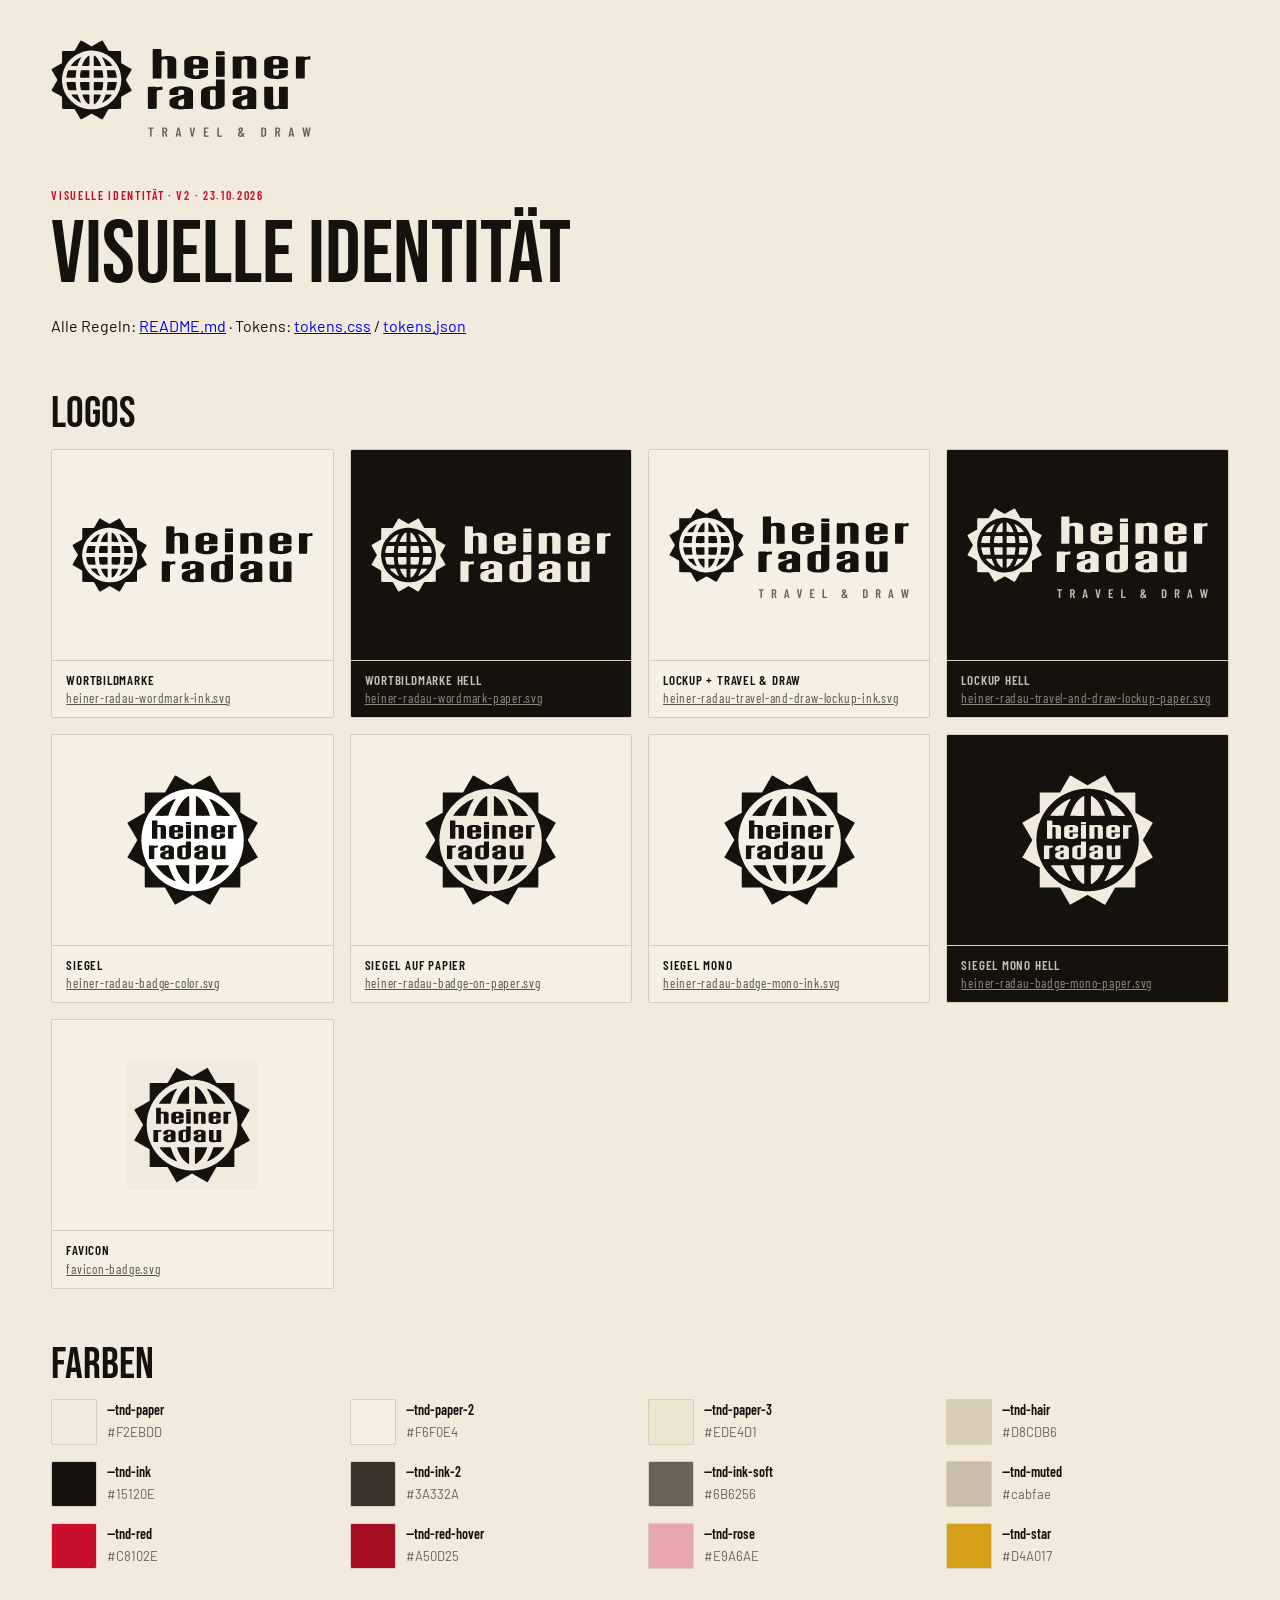
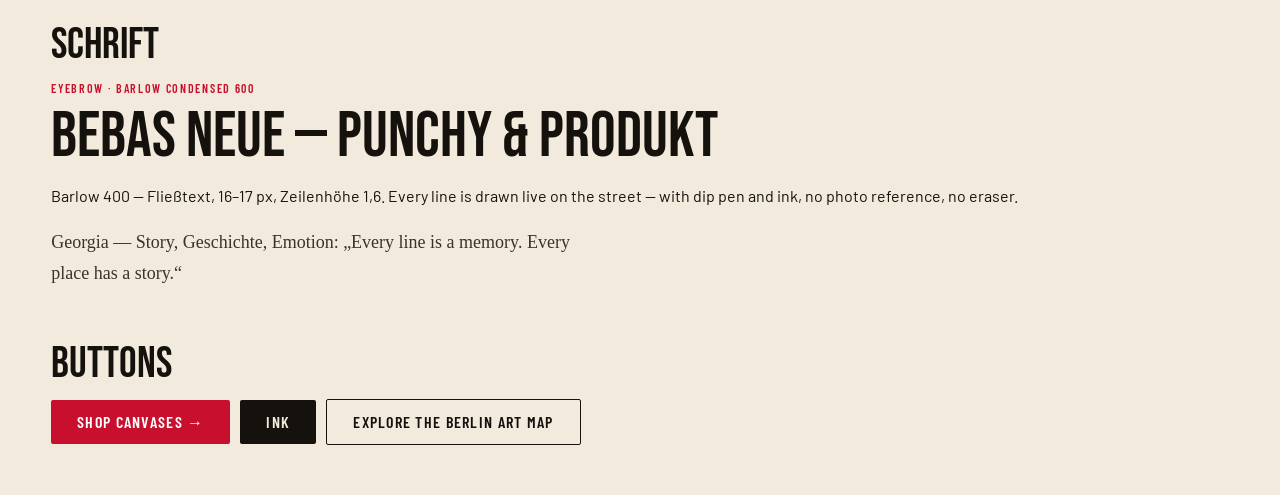
<file: index.html>
<!doctype html><html lang="de"><head><meta charset="utf-8"><meta name="viewport" content="width=device-width,initial-scale=1"><title>heiner radau · Identität v2</title>
<link rel="icon" href="logos/favicon/favicon-badge-32.png">
<link href="https://fonts.googleapis.com/css2?family=Bebas+Neue&family=Barlow:wght@400;500&family=Barlow+Condensed:wght@600&display=swap" rel="stylesheet">
<style>:root{
  --tnd-paper:#F2EBDD; --tnd-paper-2:#F6F0E4; --tnd-paper-3:#EDE4D1; --tnd-hair:#D8CDB6;
  --tnd-ink:#15120E; --tnd-ink-2:#3A332A; --tnd-ink-soft:#6B6256; --tnd-muted:#cabfae;
  --tnd-red:#C8102E; --tnd-red-hover:#A50D25; --tnd-rose:#E9A6AE; --tnd-star:#D4A017;
  --tnd-font-disp:'Bebas Neue',Impact,sans-serif;
  --tnd-font-body:'Barlow',system-ui,sans-serif;
  --tnd-font-cond:'Barlow Condensed','Barlow',sans-serif;
  --tnd-font-story:Georgia,'Times New Roman',serif;
  --tnd-max:1240px; --tnd-gutter:clamp(16px,4vw,56px); --tnd-space:clamp(48px,7vw,96px);
}

body{margin:0;background:var(--tnd-paper);color:var(--tnd-ink);font:400 16px/1.6 var(--tnd-font-body)}
.w{max-width:1180px;margin:0 auto;padding:40px clamp(16px,4vw,56px)}
h1,h2{font-family:var(--tnd-font-disp);font-weight:400;text-transform:uppercase;line-height:.92;margin:0 0 14px} h1{font-size:clamp(52px,7vw,88px)} h2{font-size:44px;margin-top:56px}
.eb{font:600 12px/1.4 var(--tnd-font-cond);letter-spacing:.14em;text-transform:uppercase;color:var(--tnd-red)}
.g{display:grid;grid-template-columns:repeat(auto-fill,minmax(250px,1fr));gap:16px}
.lg{margin:0;border:1px solid var(--tnd-hair);border-radius:2px;background:var(--tnd-paper-2)} .lg.d{background:var(--tnd-ink);color:var(--tnd-muted)}
.lg div{height:170px;display:flex;align-items:center;justify-content:center;padding:20px} .lg img{max-height:130px;max-width:100%}
.lg figcaption{padding:10px 14px;border-top:1px solid var(--tnd-hair);font:600 13px/1.4 var(--tnd-font-cond);text-transform:uppercase;letter-spacing:.06em} .lg a{color:inherit;opacity:.7;font-weight:400;text-transform:none}
.sw{display:grid;grid-template-columns:44px 1fr;grid-template-rows:auto auto;column-gap:12px;align-items:center} .sw i{grid-row:span 2;width:44px;height:44px;border-radius:2px;border:1px solid var(--tnd-hair)} .sw b{font:600 14px var(--tnd-font-cond)} .sw span{font-size:13px;color:var(--tnd-ink-soft)}
.btn{display:inline-block;padding:14px 26px;border-radius:2px;font:600 16px/1 var(--tnd-font-cond);letter-spacing:.08em;text-transform:uppercase;text-decoration:none;margin:0 10px 10px 0}
.r{background:var(--tnd-red);color:#fff} .k{background:var(--tnd-ink);color:var(--tnd-paper)} .l{border:1.5px solid var(--tnd-ink);color:var(--tnd-ink)}
.story{font:18px/1.7 var(--tnd-font-story);color:var(--tnd-ink-2);max-width:60ch}
</style></head><body><div class="w">
<img src="logos/lockup/heiner-radau-travel-and-draw-lockup-ink.svg" alt="heiner radau – Travel &amp; Draw" style="width:260px">
<p class="eb" style="margin-top:40px">Visuelle Identität · v2 · 23.10.2026</p><h1>Visuelle Identität</h1>
<p>Alle Regeln: <a href="README.md">README.md</a> · Tokens: <a href="tokens/tokens.css">tokens.css</a> / <a href="tokens/tokens.json">tokens.json</a></p>
<h2>Logos</h2><div class="g"><figure class="lg p"><div><img src="logos/wordmark/heiner-radau-wordmark-ink.svg" alt="Wortbildmarke"></div><figcaption>Wortbildmarke<br><a href="logos/wordmark/heiner-radau-wordmark-ink.svg">heiner-radau-wordmark-ink.svg</a></figcaption></figure><figure class="lg d"><div><img src="logos/wordmark/heiner-radau-wordmark-paper.svg" alt="Wortbildmarke hell"></div><figcaption>Wortbildmarke hell<br><a href="logos/wordmark/heiner-radau-wordmark-paper.svg">heiner-radau-wordmark-paper.svg</a></figcaption></figure><figure class="lg p"><div><img src="logos/lockup/heiner-radau-travel-and-draw-lockup-ink.svg" alt="Lockup + Travel & Draw"></div><figcaption>Lockup + Travel & Draw<br><a href="logos/lockup/heiner-radau-travel-and-draw-lockup-ink.svg">heiner-radau-travel-and-draw-lockup-ink.svg</a></figcaption></figure><figure class="lg d"><div><img src="logos/lockup/heiner-radau-travel-and-draw-lockup-paper.svg" alt="Lockup hell"></div><figcaption>Lockup hell<br><a href="logos/lockup/heiner-radau-travel-and-draw-lockup-paper.svg">heiner-radau-travel-and-draw-lockup-paper.svg</a></figcaption></figure><figure class="lg p"><div><img src="logos/badge/heiner-radau-badge-color.svg" alt="Siegel"></div><figcaption>Siegel<br><a href="logos/badge/heiner-radau-badge-color.svg">heiner-radau-badge-color.svg</a></figcaption></figure><figure class="lg p"><div><img src="logos/badge/heiner-radau-badge-on-paper.svg" alt="Siegel auf Papier"></div><figcaption>Siegel auf Papier<br><a href="logos/badge/heiner-radau-badge-on-paper.svg">heiner-radau-badge-on-paper.svg</a></figcaption></figure><figure class="lg p"><div><img src="logos/badge/heiner-radau-badge-mono-ink.svg" alt="Siegel mono"></div><figcaption>Siegel mono<br><a href="logos/badge/heiner-radau-badge-mono-ink.svg">heiner-radau-badge-mono-ink.svg</a></figcaption></figure><figure class="lg d"><div><img src="logos/badge/heiner-radau-badge-mono-paper.svg" alt="Siegel mono hell"></div><figcaption>Siegel mono hell<br><a href="logos/badge/heiner-radau-badge-mono-paper.svg">heiner-radau-badge-mono-paper.svg</a></figcaption></figure><figure class="lg p"><div><img src="logos/favicon/favicon-badge.svg" alt="Favicon"></div><figcaption>Favicon<br><a href="logos/favicon/favicon-badge.svg">favicon-badge.svg</a></figcaption></figure></div>
<h2>Farben</h2><div class="g"><div class="sw"><i style="background:#F2EBDD"></i><b>--tnd-paper</b><span>#F2EBDD</span></div><div class="sw"><i style="background:#F6F0E4"></i><b>--tnd-paper-2</b><span>#F6F0E4</span></div><div class="sw"><i style="background:#EDE4D1"></i><b>--tnd-paper-3</b><span>#EDE4D1</span></div><div class="sw"><i style="background:#D8CDB6"></i><b>--tnd-hair</b><span>#D8CDB6</span></div><div class="sw"><i style="background:#15120E"></i><b>--tnd-ink</b><span>#15120E</span></div><div class="sw"><i style="background:#3A332A"></i><b>--tnd-ink-2</b><span>#3A332A</span></div><div class="sw"><i style="background:#6B6256"></i><b>--tnd-ink-soft</b><span>#6B6256</span></div><div class="sw"><i style="background:#cabfae"></i><b>--tnd-muted</b><span>#cabfae</span></div><div class="sw"><i style="background:#C8102E"></i><b>--tnd-red</b><span>#C8102E</span></div><div class="sw"><i style="background:#A50D25"></i><b>--tnd-red-hover</b><span>#A50D25</span></div><div class="sw"><i style="background:#E9A6AE"></i><b>--tnd-rose</b><span>#E9A6AE</span></div><div class="sw"><i style="background:#D4A017"></i><b>--tnd-star</b><span>#D4A017</span></div></div>
<h2>Schrift</h2><p class="eb">Eyebrow · Barlow Condensed 600</p><h1 style="font-size:64px">Bebas Neue — punchy &amp; Produkt</h1>
<p>Barlow 400 — Fließtext, 16–17 px, Zeilenhöhe 1,6. Every line is drawn live on the street — with dip pen and ink, no photo reference, no eraser.</p>
<p class="story">Georgia — Story, Geschichte, Emotion: „Every line is a memory. Every place has a story.“</p>
<h2>Buttons</h2><a class="btn r" href="#">Shop canvases →</a><a class="btn k" href="#">Ink</a><a class="btn l" href="#">Explore the Berlin Art Map</a>
</div></body></html>
</file>
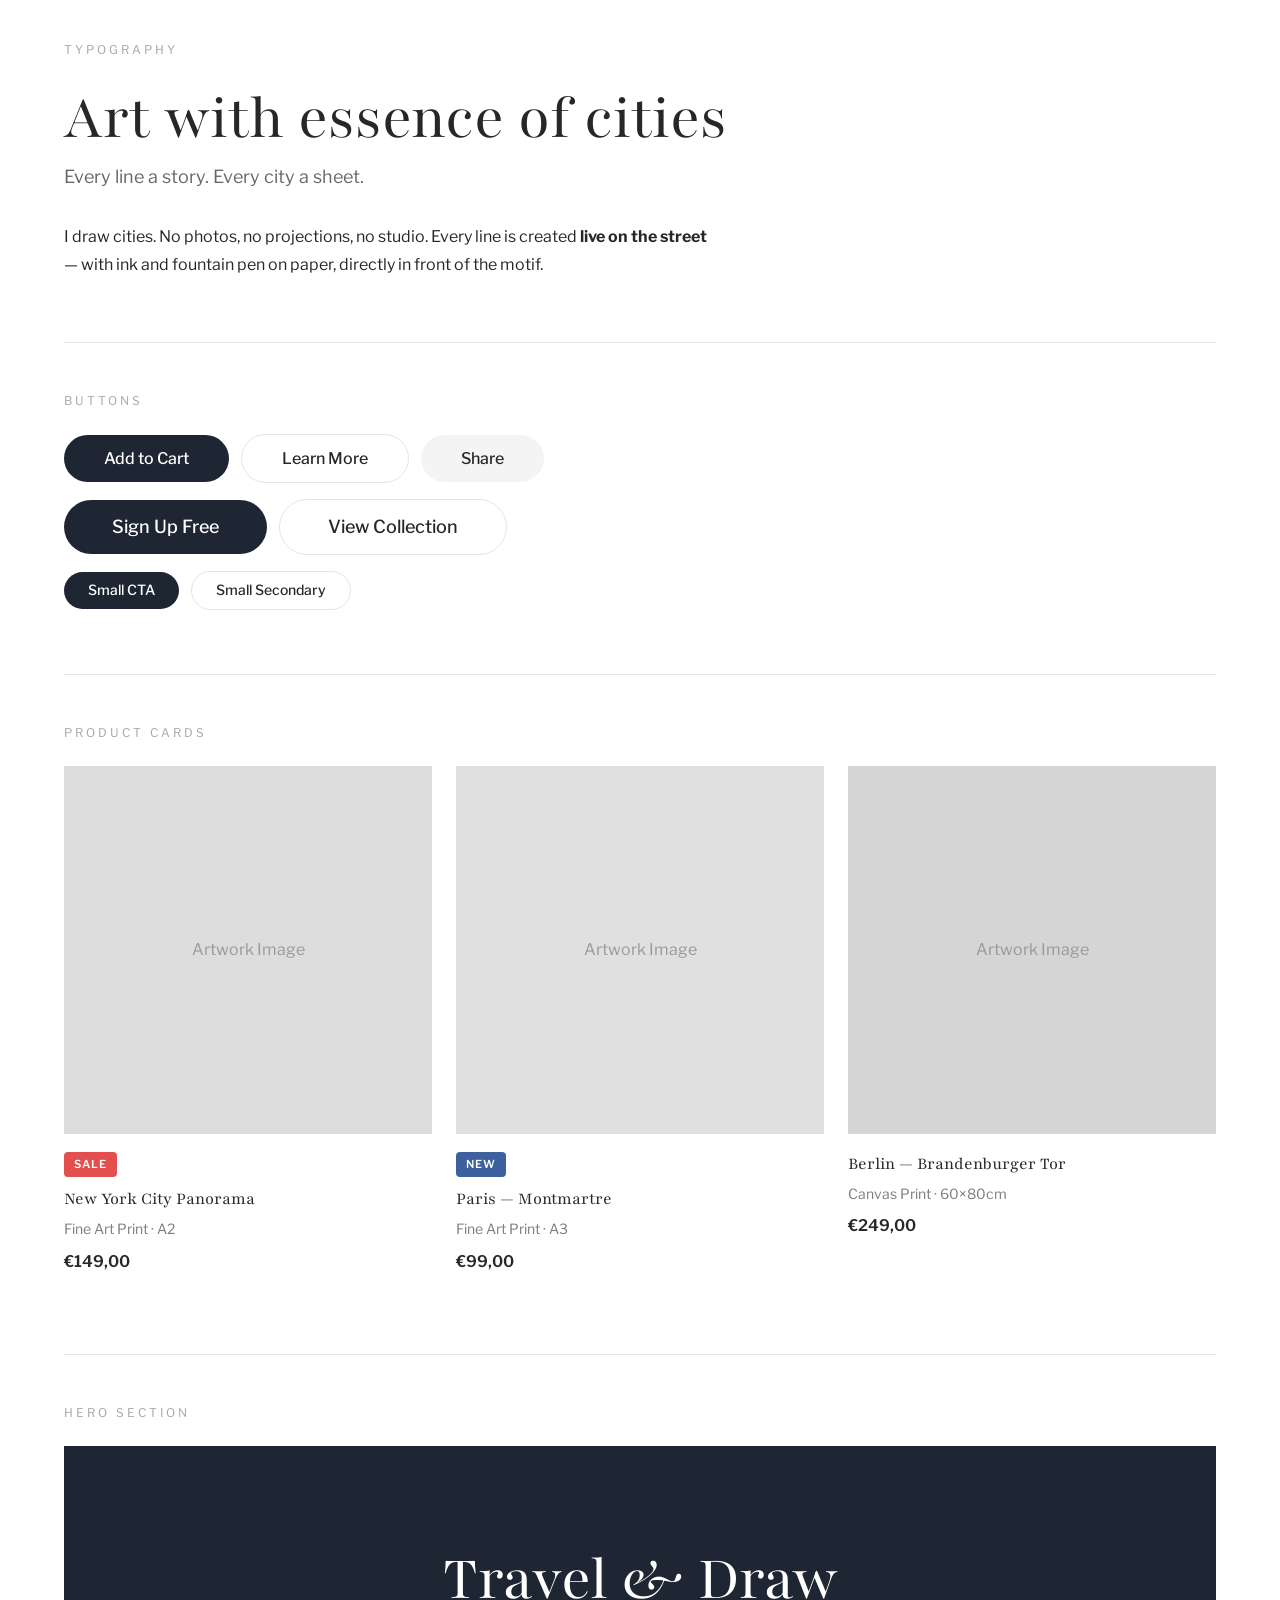
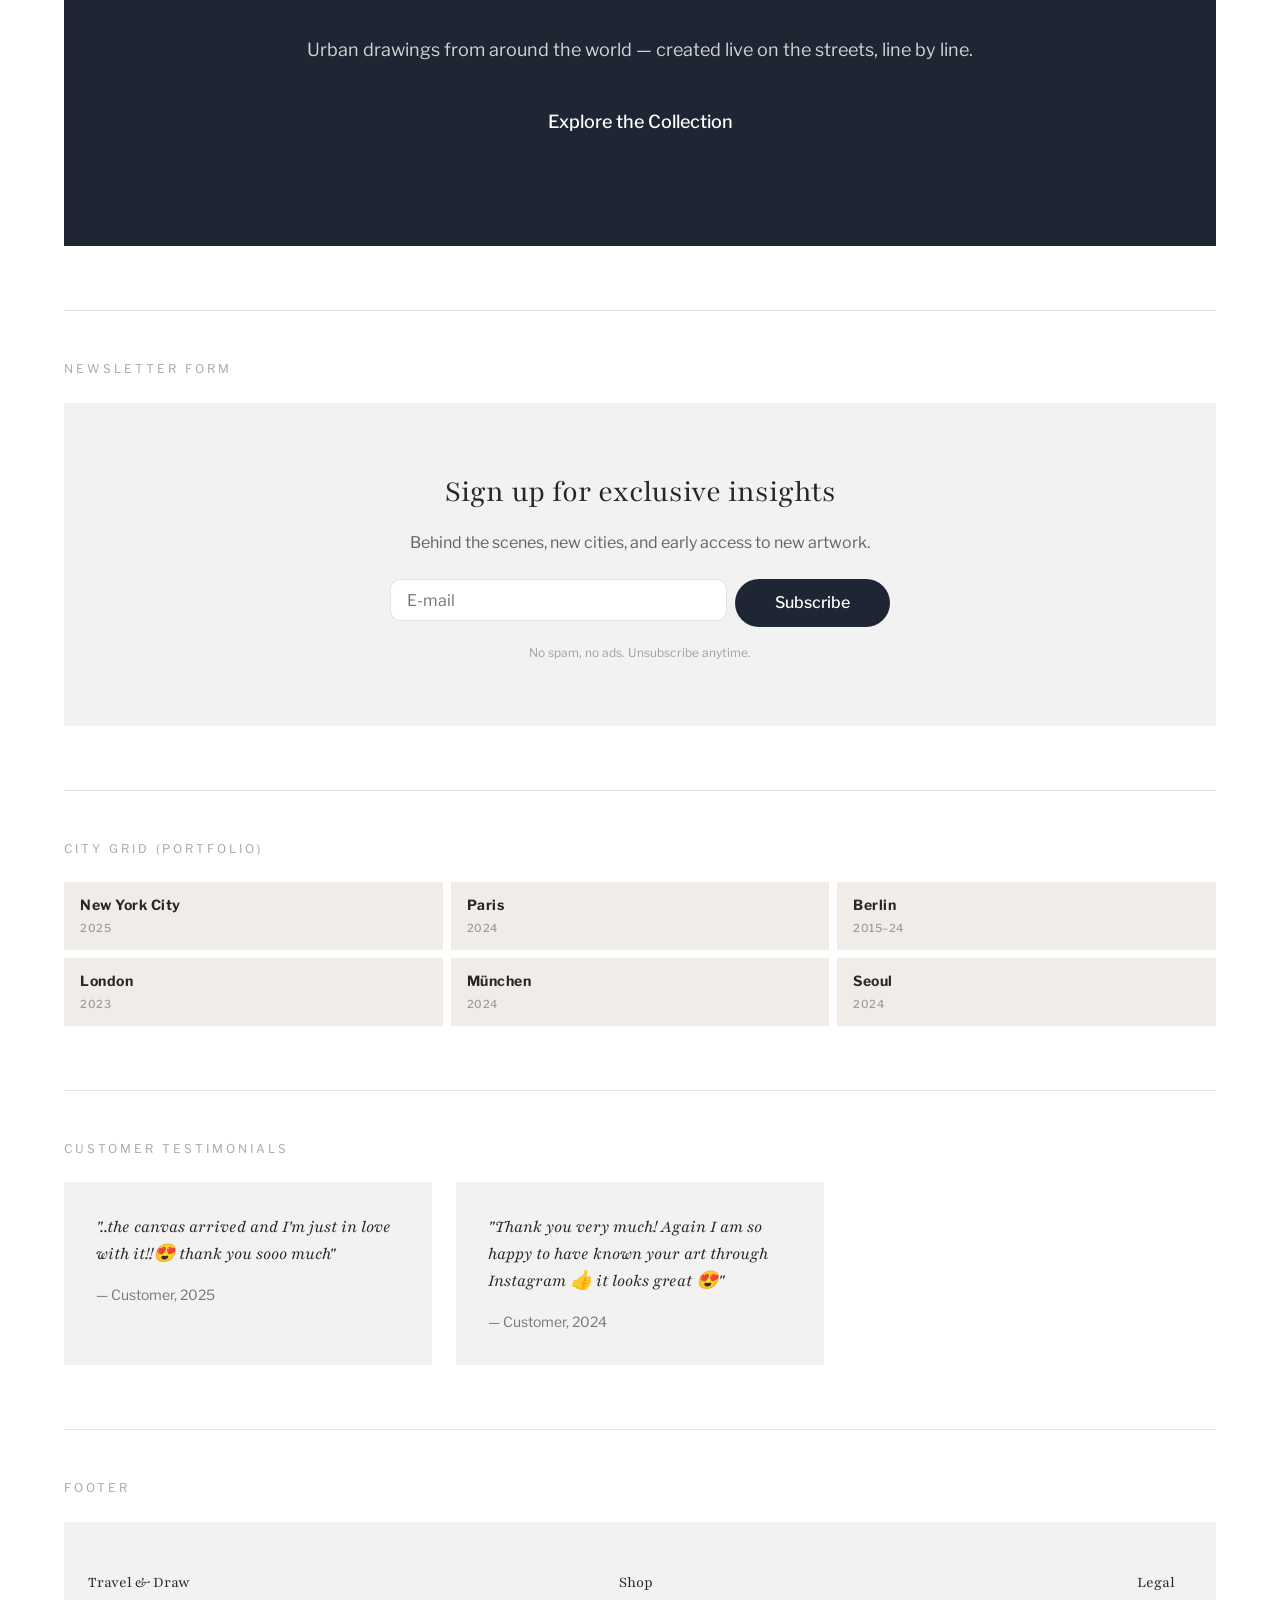
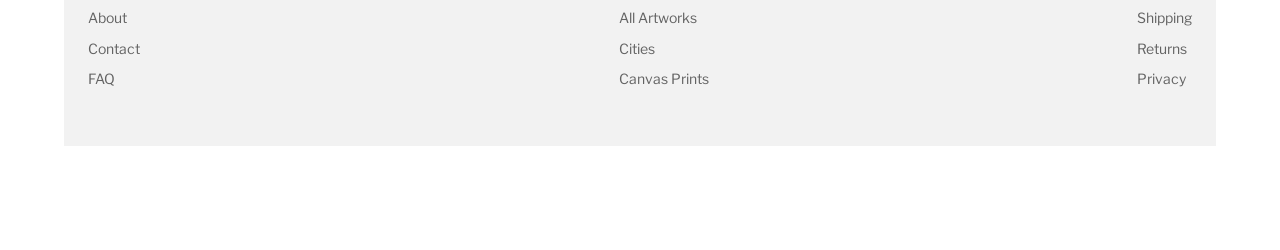
<file: components/index.html>
<!-- ============================================================
     Travel & Draw — Component Examples
     Self-contained HTML with inline styles (no external dependencies)
     ============================================================ -->
<!DOCTYPE html>
<html lang="de">
<head>
<meta charset="UTF-8">
<meta name="viewport" content="width=device-width, initial-scale=1.0">
<title>Travel & Draw — Design System Components</title>
<link rel="preconnect" href="https://fonts.googleapis.com">
<link rel="preconnect" href="https://fonts.gstatic.com" crossorigin>
<link href="https://fonts.googleapis.com/css2?family=Libre+Franklin:wght@400;500;600;700&family=Playfair:ital,wght@0,400;0,700;1,400&display=swap" rel="stylesheet">
<style>
  /* === RESET & BASE === */
  *, *::before, *::after { box-sizing: border-box; margin: 0; padding: 0; }

  body {
    font-family: 'Libre Franklin', sans-serif;
    color: #272727;
    background: #FFFFFF;
    line-height: 1.6;
    -webkit-font-smoothing: antialiased;
  }

  .demo-container {
    max-width: 1200px;
    margin: 0 auto;
    padding: 40px 24px;
  }

  .demo-section {
    margin-bottom: 64px;
  }

  .demo-title {
    font-family: 'Playfair', serif;
    font-size: 28px;
    font-weight: 400;
    margin-bottom: 8px;
    color: #272727;
  }

  .demo-label {
    font-size: 12px;
    text-transform: uppercase;
    letter-spacing: 3px;
    color: rgba(39, 39, 39, 0.4);
    margin-bottom: 24px;
  }

  hr {
    border: none;
    border-top: 1px solid rgba(39, 39, 39, 0.12);
    margin: 48px 0;
  }

  /* ================================================================
     BUTTONS
     ================================================================ */

  .btn {
    display: inline-flex;
    align-items: center;
    justify-content: center;
    font-family: 'Libre Franklin', sans-serif;
    font-size: 1rem;
    font-weight: 500;
    padding: 0.875rem 2.5rem;
    border-radius: 3.75rem;
    border: none;
    cursor: pointer;
    text-decoration: none;
    transition: opacity 150ms ease, background 150ms ease;
    line-height: 1.2;
    gap: 0.5rem;
  }

  .btn--primary {
    background: #1F2633;
    color: #FFFFFF;
  }
  .btn--primary:hover { opacity: 0.85; }

  .btn--secondary {
    background: transparent;
    color: #272727;
    border: 1px solid rgba(39, 39, 39, 0.12);
  }
  .btn--secondary:hover { background: rgba(39, 39, 39, 0.03); }

  .btn--ghost {
    background: rgba(39, 39, 39, 0.05);
    color: #272727;
  }
  .btn--ghost:hover { background: rgba(39, 39, 39, 0.08); }

  .btn--sm { font-size: 0.875rem; padding: 0.625rem 1.5rem; }
  .btn--lg { font-size: 1.125rem; padding: 1rem 3rem; }

  .btn-group {
    display: flex;
    gap: 12px;
    flex-wrap: wrap;
    align-items: center;
  }

  /* ================================================================
     PRODUCT CARD
     ================================================================ */

  .product-grid {
    display: grid;
    grid-template-columns: repeat(auto-fill, minmax(280px, 1fr));
    gap: 24px;
  }

  .product-card {
    background: #FFFFFF;
    transition: box-shadow 250ms ease;
  }

  .product-card:hover {
    box-shadow: 0 5px 30px rgba(39, 39, 39, 0.1);
  }

  .product-card__image {
    width: 100%;
    aspect-ratio: 1 / 1;
    object-fit: cover;
    display: block;
  }

  .product-card__body {
    padding: 16px 0;
  }

  .product-card__title {
    font-family: 'Playfair', serif;
    font-size: 18px;
    font-weight: 400;
    color: #272727;
    margin-bottom: 4px;
  }

  .product-card__subtitle {
    font-size: 14px;
    color: rgba(39, 39, 39, 0.6);
    margin-bottom: 8px;
  }

  .product-card__price {
    font-family: 'Libre Franklin', sans-serif;
    font-size: 16px;
    font-weight: 600;
    color: #272727;
  }

  .product-card__badge {
    display: inline-block;
    font-size: 11px;
    font-weight: 600;
    text-transform: uppercase;
    letter-spacing: 1px;
    padding: 4px 10px;
    border-radius: 0.25rem;
    margin-bottom: 8px;
  }

  .badge--sale {
    background: #E34F4F;
    color: #FFFFFF;
  }

  .badge--new {
    background: #3C619E;
    color: #FFFFFF;
  }

  /* ================================================================
     HERO SECTION
     ================================================================ */

  .hero {
    position: relative;
    display: flex;
    align-items: center;
    justify-content: center;
    min-height: 70vh;
    background: #1F2633;
    background-size: cover;
    background-position: center;
    text-align: center;
    padding: 80px 24px;
  }

  .hero__overlay {
    position: absolute;
    inset: 0;
    background: rgba(0, 0, 0, 0.3);
  }

  .hero__content {
    position: relative;
    z-index: 1;
    max-width: 800px;
  }

  .hero__heading {
    font-family: 'Playfair', serif;
    font-size: clamp(36px, 8vw, 65px);
    font-weight: 400;
    color: #FFFFFF;
    line-height: 1.1;
    margin-bottom: 20px;
  }

  .hero__subtitle {
    font-family: 'Libre Franklin', sans-serif;
    font-size: 18px;
    color: rgba(255, 255, 255, 0.8);
    margin-bottom: 32px;
    line-height: 1.5;
  }

  /* ================================================================
     NEWSLETTER FORM
     ================================================================ */

  .newsletter {
    background: #F2F2F2;
    padding: 64px 24px;
    text-align: center;
  }

  .newsletter__inner {
    max-width: 500px;
    margin: 0 auto;
  }

  .newsletter__heading {
    font-family: 'Playfair', serif;
    font-size: 32px;
    font-weight: 400;
    color: #272727;
    margin-bottom: 12px;
  }

  .newsletter__subtitle {
    font-size: 16px;
    color: rgba(39, 39, 39, 0.7);
    margin-bottom: 24px;
  }

  .newsletter__form {
    display: flex;
    gap: 8px;
  }

  .newsletter__input {
    flex: 1;
    height: 2.625rem;
    padding: 0 1rem;
    font-family: 'Libre Franklin', sans-serif;
    font-size: 16px;
    border: 1px solid rgba(39, 39, 39, 0.12);
    border-radius: 0.625rem;
    background: #FFFFFF;
    color: #272727;
    outline: none;
    transition: border-color 150ms ease;
  }

  .newsletter__input:focus {
    border-color: #1F2633;
  }

  .newsletter__note {
    margin-top: 16px;
    font-size: 12px;
    color: rgba(39, 39, 39, 0.4);
  }

  /* ================================================================
     CITY GRID (from portfolio)
     ================================================================ */

  .city-grid {
    display: grid;
    grid-template-columns: repeat(3, 1fr);
    gap: 8px;
  }

  .city-tag {
    padding: 12px 16px;
    background: #F0ECE7;
    font-size: 14px;
    font-weight: 500;
    letter-spacing: 0.5px;
  }

  .city-tag__name {
    font-weight: 700;
  }

  .city-tag__year {
    font-size: 11px;
    opacity: 0.4;
    margin-top: 4px;
  }

  /* ================================================================
     SECTION HEADING (with label line)
     ================================================================ */

  .section-head {
    font-size: 11px;
    letter-spacing: 5px;
    text-transform: uppercase;
    font-weight: 700;
    margin-bottom: 24px;
    color: #272727;
    padding-bottom: 12px;
    border-bottom: 1px solid rgba(39, 39, 39, 0.12);
  }

  /* ================================================================
     TEXT CONTENT
     ================================================================ */

  .content-block {
    max-width: 650px;
    font-size: 16px;
    line-height: 1.7;
    color: #272727;
  }

  /* ================================================================
     MEDIA & TESTIMONIAL
     ================================================================ */

  .testimonial-grid {
    display: grid;
    grid-template-columns: repeat(auto-fill, minmax(320px, 1fr));
    gap: 24px;
  }

  .testimonial-card {
    background: #F2F2F2;
    padding: 32px;
  }

  .testimonial-card__quote {
    font-family: 'Playfair', serif;
    font-style: italic;
    font-size: 18px;
    line-height: 1.5;
    color: #272727;
    margin-bottom: 16px;
  }

  .testimonial-card__author {
    font-size: 14px;
    color: rgba(39, 39, 39, 0.6);
  }

  /* ================================================================
     FOOTER
     ================================================================ */

  .site-footer {
    background: #F2F2F2;
    padding: 48px 24px;
    font-size: 14px;
    color: #272727;
  }

  .site-footer__inner {
    max-width: 1200px;
    margin: 0 auto;
    display: flex;
    justify-content: space-between;
    flex-wrap: wrap;
    gap: 32px;
  }

  .site-footer__block h4 {
    font-family: 'Playfair', serif;
    font-size: 16px;
    font-weight: 400;
    margin-bottom: 12px;
  }

  .site-footer__block ul {
    list-style: none;
    padding: 0;
  }

  .site-footer__block li {
    margin-bottom: 8px;
  }

  .site-footer__block a {
    color: #272727;
    text-decoration: none;
    opacity: 0.7;
    transition: opacity 150ms ease;
  }

  .site-footer__block a:hover {
    opacity: 1;
  }

  /* ================================================================
     RESPONSIVE
     ================================================================ */

  @media (max-width: 768px) {
    .city-grid { grid-template-columns: 1fr 1fr; }
    .newsletter__form { flex-direction: column; }
    .product-grid { grid-template-columns: repeat(2, 1fr); }
  }

  @media (max-width: 480px) {
    .city-grid { grid-template-columns: 1fr; }
    .product-grid { grid-template-columns: 1fr; }
    .btn-group { flex-direction: column; align-items: stretch; }
  }
</style>
</head>
<body>

<div class="demo-container">

  <!-- =============================================================
       TYPOGRAPHY SHOWCASE
       ============================================================= -->
  <section class="demo-section">
    <div class="demo-label">Typography</div>
    <h1 style="font-family:'Playfair',serif;font-size:clamp(36px,8vw,65px);font-weight:400;line-height:1.1;margin-bottom:8px;">
      Art with essence of cities
    </h1>
    <p style="font-size:18px;color:rgba(39,39,39,0.7);margin-bottom:32px;">
      Every line a story. Every city a sheet.
    </p>
    <div class="content-block">
      <p>I draw cities. No photos, no projections, no studio. Every line is created <strong>live on the street</strong> — with ink and fountain pen on paper, directly in front of the motif.</p>
    </div>
  </section>

  <hr>

  <!-- =============================================================
       BUTTONS
       ============================================================= -->
  <section class="demo-section">
    <div class="demo-label">Buttons</div>
    <div class="btn-group" style="margin-bottom:16px;">
      <button class="btn btn--primary">Add to Cart</button>
      <button class="btn btn--secondary">Learn More</button>
      <button class="btn btn--ghost">Share</button>
    </div>
    <div class="btn-group" style="margin-bottom:16px;">
      <button class="btn btn--primary btn--lg">Sign Up Free</button>
      <button class="btn btn--secondary btn--lg">View Collection</button>
    </div>
    <div class="btn-group">
      <button class="btn btn--primary btn--sm">Small CTA</button>
      <button class="btn btn--secondary btn--sm">Small Secondary</button>
    </div>
  </section>

  <hr>

  <!-- =============================================================
       PRODUCT CARDS
       ============================================================= -->
  <section class="demo-section">
    <div class="demo-label">Product Cards</div>
    <div class="product-grid">

      <!-- Card with Sale badge -->
      <div class="product-card">
        <div style="background:#ddd;aspect-ratio:1;display:flex;align-items:center;justify-content:center;color:#999;">
          Artwork Image
        </div>
        <div class="product-card__body">
          <span class="product-card__badge badge--sale">Sale</span>
          <h3 class="product-card__title">New York City Panorama</h3>
          <p class="product-card__subtitle">Fine Art Print · A2</p>
          <p class="product-card__price">€149,00</p>
        </div>
      </div>

      <!-- Card with New badge -->
      <div class="product-card">
        <div style="background:#e0e0e0;aspect-ratio:1;display:flex;align-items:center;justify-content:center;color:#999;">
          Artwork Image
        </div>
        <div class="product-card__body">
          <span class="product-card__badge badge--new">New</span>
          <h3 class="product-card__title">Paris — Montmartre</h3>
          <p class="product-card__subtitle">Fine Art Print · A3</p>
          <p class="product-card__price">€99,00</p>
        </div>
      </div>

      <!-- Plain card -->
      <div class="product-card">
        <div style="background:#d5d5d5;aspect-ratio:1;display:flex;align-items:center;justify-content:center;color:#999;">
          Artwork Image
        </div>
        <div class="product-card__body">
          <h3 class="product-card__title">Berlin — Brandenburger Tor</h3>
          <p class="product-card__subtitle">Canvas Print · 60×80cm</p>
          <p class="product-card__price">€249,00</p>
        </div>
      </div>

    </div>
  </section>

  <hr>

  <!-- =============================================================
       HERO SECTION
       ============================================================= -->
  <section class="demo-section">
    <div class="demo-label">Hero Section</div>
    <div class="hero" style="background:#1F2633;min-height:400px;">
      <div class="hero__content">
        <h1 class="hero__heading">Travel &amp; Draw</h1>
        <p class="hero__subtitle">
          Urban drawings from around the world — created live on the streets, line by line.
        </p>
        <button class="btn btn--primary btn--lg">Explore the Collection</button>
      </div>
    </div>
  </section>

  <hr>

  <!-- =============================================================
       NEWSLETTER
       ============================================================= -->
  <section class="demo-section">
    <div class="demo-label">Newsletter Form</div>
    <div class="newsletter">
      <div class="newsletter__inner">
        <h2 class="newsletter__heading">Sign up for exclusive insights</h2>
        <p class="newsletter__subtitle">Behind the scenes, new cities, and early access to new artwork.</p>
        <div class="newsletter__form">
          <input type="email" class="newsletter__input" placeholder="E-mail" aria-label="E-mail address">
          <button class="btn btn--primary">Subscribe</button>
        </div>
        <p class="newsletter__note">No spam, no ads. Unsubscribe anytime.</p>
      </div>
    </div>
  </section>

  <hr>

  <!-- =============================================================
       CITY GRID (Portfolio style)
       ============================================================= -->
  <section class="demo-section">
    <div class="demo-label">City Grid (Portfolio)</div>
    <div class="city-grid">
      <div class="city-tag">
        <div class="city-tag__name">New York City</div>
        <div class="city-tag__year">2025</div>
      </div>
      <div class="city-tag">
        <div class="city-tag__name">Paris</div>
        <div class="city-tag__year">2024</div>
      </div>
      <div class="city-tag">
        <div class="city-tag__name">Berlin</div>
        <div class="city-tag__year">2015–24</div>
      </div>
      <div class="city-tag">
        <div class="city-tag__name">London</div>
        <div class="city-tag__year">2023</div>
      </div>
      <div class="city-tag">
        <div class="city-tag__name">München</div>
        <div class="city-tag__year">2024</div>
      </div>
      <div class="city-tag">
        <div class="city-tag__name">Seoul</div>
        <div class="city-tag__year">2024</div>
      </div>
    </div>
  </section>

  <hr>

  <!-- =============================================================
       TESTIMONIALS
       ============================================================= -->
  <section class="demo-section">
    <div class="demo-label">Customer Testimonials</div>
    <div class="testimonial-grid">
      <div class="testimonial-card">
        <p class="testimonial-card__quote">
          "..the canvas arrived and I'm just in love with it!!😍 thank you sooo much"
        </p>
        <p class="testimonial-card__author">— Customer, 2025</p>
      </div>
      <div class="testimonial-card">
        <p class="testimonial-card__quote">
          "Thank you very much! Again I am so happy to have known your art through Instagram 👍 it looks great 😍"
        </p>
        <p class="testimonial-card__author">— Customer, 2024</p>
      </div>
    </div>
  </section>

  <hr>

  <!-- =============================================================
       FOOTER
       ============================================================= -->
  <section class="demo-section">
    <div class="demo-label">Footer</div>
    <footer class="site-footer">
      <div class="site-footer__inner">
        <div class="site-footer__block">
          <h4>Travel &amp; Draw</h4>
          <ul>
            <li><a href="#">About</a></li>
            <li><a href="#">Contact</a></li>
            <li><a href="#">FAQ</a></li>
          </ul>
        </div>
        <div class="site-footer__block">
          <h4>Shop</h4>
          <ul>
            <li><a href="#">All Artworks</a></li>
            <li><a href="#">Cities</a></li>
            <li><a href="#">Canvas Prints</a></li>
          </ul>
        </div>
        <div class="site-footer__block">
          <h4>Legal</h4>
          <ul>
            <li><a href="#">Shipping</a></li>
            <li><a href="#">Returns</a></li>
            <li><a href="#">Privacy</a></li>
          </ul>
        </div>
      </div>
    </footer>
  </section>

</div>

</body>
</html>
</file>
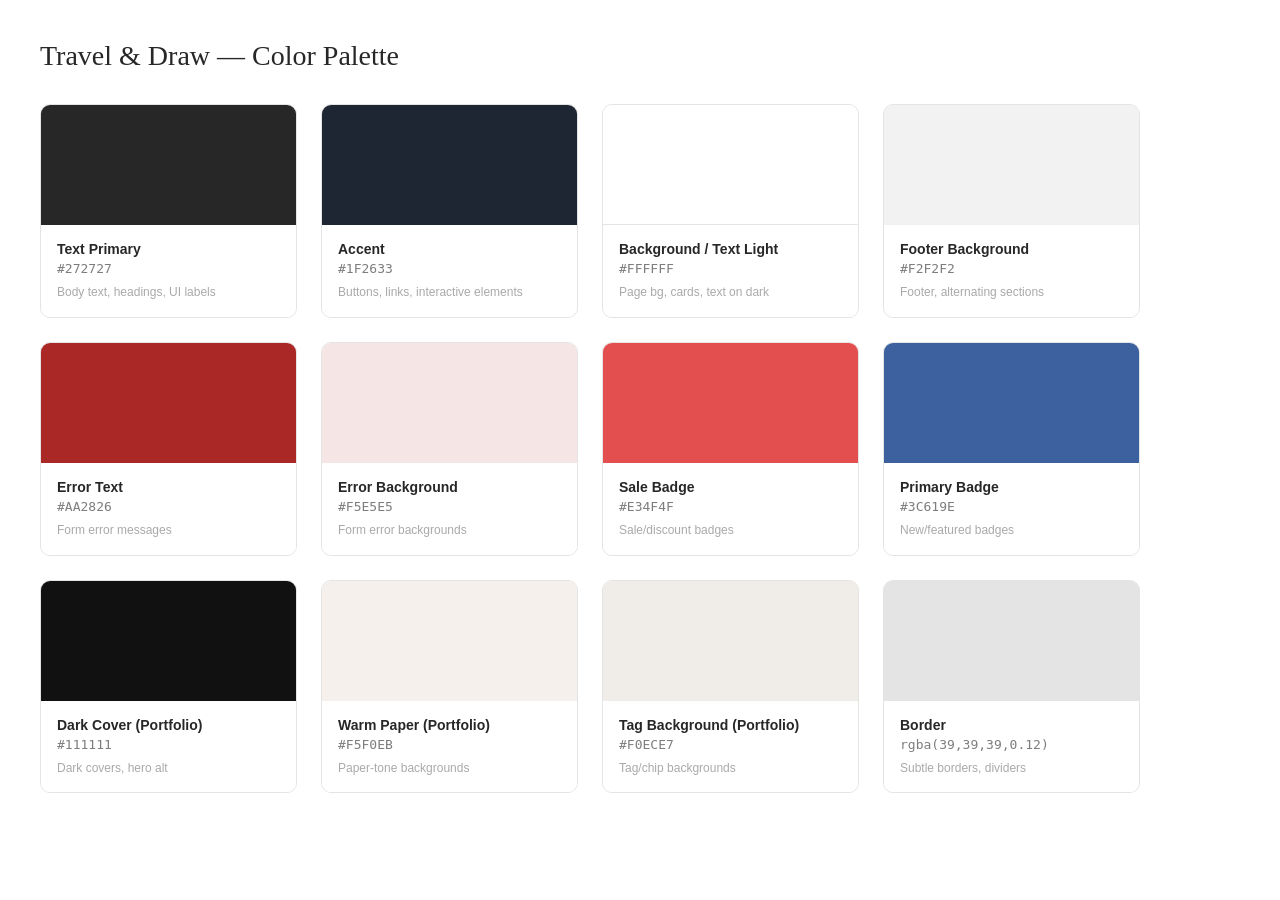
<file: assets/color-palette.html>
<!DOCTYPE html>
<html lang="en">
<head>
<meta charset="UTF-8">
<meta name="viewport" content="width=device-width, initial-scale=1.0">
<title>Travel & Draw — Color Palette</title>
<style>
  * { margin: 0; padding: 0; box-sizing: border-box; }
  body {
    font-family: 'Libre Franklin', sans-serif;
    background: #FFFFFF;
    color: #272727;
    padding: 40px;
  }
  h1 {
    font-family: 'Playfair', serif;
    font-weight: 400;
    font-size: 28px;
    margin-bottom: 32px;
  }
  .palette-grid {
    display: grid;
    grid-template-columns: repeat(auto-fill, minmax(220px, 1fr));
    gap: 24px;
    max-width: 1100px;
  }
  .color-card {
    border: 1px solid rgba(39, 39, 39, 0.12);
    border-radius: 0.625rem;
    overflow: hidden;
  }
  .color-card__swatch {
    height: 120px;
  }
  .color-card__info {
    padding: 16px;
    background: #FFFFFF;
  }
  .color-card__name {
    font-weight: 600;
    font-size: 14px;
    margin-bottom: 4px;
  }
  .color-card__hex {
    font-size: 13px;
    color: rgba(39, 39, 39, 0.6);
    font-family: monospace;
    margin-bottom: 2px;
  }
  .color-card__usage {
    font-size: 12px;
    color: rgba(39, 39, 39, 0.4);
    margin-top: 8px;
    line-height: 1.4;
  }
  .white-swatch { border-bottom: 1px solid rgba(39, 39, 39, 0.12); }
</style>
</head>
<body>

<h1>Travel & Draw — Color Palette</h1>

<div class="palette-grid">

  <!-- Text Primary -->
  <div class="color-card">
    <div class="color-card__swatch" style="background:#272727;"></div>
    <div class="color-card__info">
      <div class="color-card__name">Text Primary</div>
      <div class="color-card__hex">#272727</div>
      <div class="color-card__usage">Body text, headings, UI labels</div>
    </div>
  </div>

  <!-- Accent -->
  <div class="color-card">
    <div class="color-card__swatch" style="background:#1F2633;"></div>
    <div class="color-card__info">
      <div class="color-card__name">Accent</div>
      <div class="color-card__hex">#1F2633</div>
      <div class="color-card__usage">Buttons, links, interactive elements</div>
    </div>
  </div>

  <!-- White -->
  <div class="color-card">
    <div class="color-card__swatch white-swatch" style="background:#FFFFFF;"></div>
    <div class="color-card__info">
      <div class="color-card__name">Background / Text Light</div>
      <div class="color-card__hex">#FFFFFF</div>
      <div class="color-card__usage">Page bg, cards, text on dark</div>
    </div>
  </div>

  <!-- Footer BG -->
  <div class="color-card">
    <div class="color-card__swatch" style="background:#F2F2F2;"></div>
    <div class="color-card__info">
      <div class="color-card__name">Footer Background</div>
      <div class="color-card__hex">#F2F2F2</div>
      <div class="color-card__usage">Footer, alternating sections</div>
    </div>
  </div>

  <!-- Error -->
  <div class="color-card">
    <div class="color-card__swatch" style="background:#AA2826;"></div>
    <div class="color-card__info">
      <div class="color-card__name">Error Text</div>
      <div class="color-card__hex">#AA2826</div>
      <div class="color-card__usage">Form error messages</div>
    </div>
  </div>

  <!-- Error BG -->
  <div class="color-card">
    <div class="color-card__swatch" style="background:#F5E5E5;"></div>
    <div class="color-card__info">
      <div class="color-card__name">Error Background</div>
      <div class="color-card__hex">#F5E5E5</div>
      <div class="color-card__usage">Form error backgrounds</div>
    </div>
  </div>

  <!-- Sale Badge -->
  <div class="color-card">
    <div class="color-card__swatch" style="background:#E34F4F;"></div>
    <div class="color-card__info">
      <div class="color-card__name">Sale Badge</div>
      <div class="color-card__hex">#E34F4F</div>
      <div class="color-card__usage">Sale/discount badges</div>
    </div>
  </div>

  <!-- Primary Badge -->
  <div class="color-card">
    <div class="color-card__swatch" style="background:#3C619E;"></div>
    <div class="color-card__info">
      <div class="color-card__name">Primary Badge</div>
      <div class="color-card__hex">#3C619E</div>
      <div class="color-card__usage">New/featured badges</div>
    </div>
  </div>

  <!-- Dark Cover -->
  <div class="color-card">
    <div class="color-card__swatch" style="background:#111111;"></div>
    <div class="color-card__info">
      <div class="color-card__name">Dark Cover (Portfolio)</div>
      <div class="color-card__hex">#111111</div>
      <div class="color-card__usage">Dark covers, hero alt</div>
    </div>
  </div>

  <!-- Warm Paper -->
  <div class="color-card">
    <div class="color-card__swatch" style="background:#F5F0EB;"></div>
    <div class="color-card__info">
      <div class="color-card__name">Warm Paper (Portfolio)</div>
      <div class="color-card__hex">#F5F0EB</div>
      <div class="color-card__usage">Paper-tone backgrounds</div>
    </div>
  </div>

  <!-- Tag BG -->
  <div class="color-card">
    <div class="color-card__swatch" style="background:#F0ECE7;"></div>
    <div class="color-card__info">
      <div class="color-card__name">Tag Background (Portfolio)</div>
      <div class="color-card__hex">#F0ECE7</div>
      <div class="color-card__usage">Tag/chip backgrounds</div>
    </div>
  </div>

  <!-- Border -->
  <div class="color-card">
    <div class="color-card__swatch" style="background:rgba(39,39,39,0.12);"></div>
    <div class="color-card__info">
      <div class="color-card__name">Border</div>
      <div class="color-card__hex">rgba(39,39,39,0.12)</div>
      <div class="color-card__usage">Subtle borders, dividers</div>
    </div>
  </div>

</div>

</body>
</html>
</file>
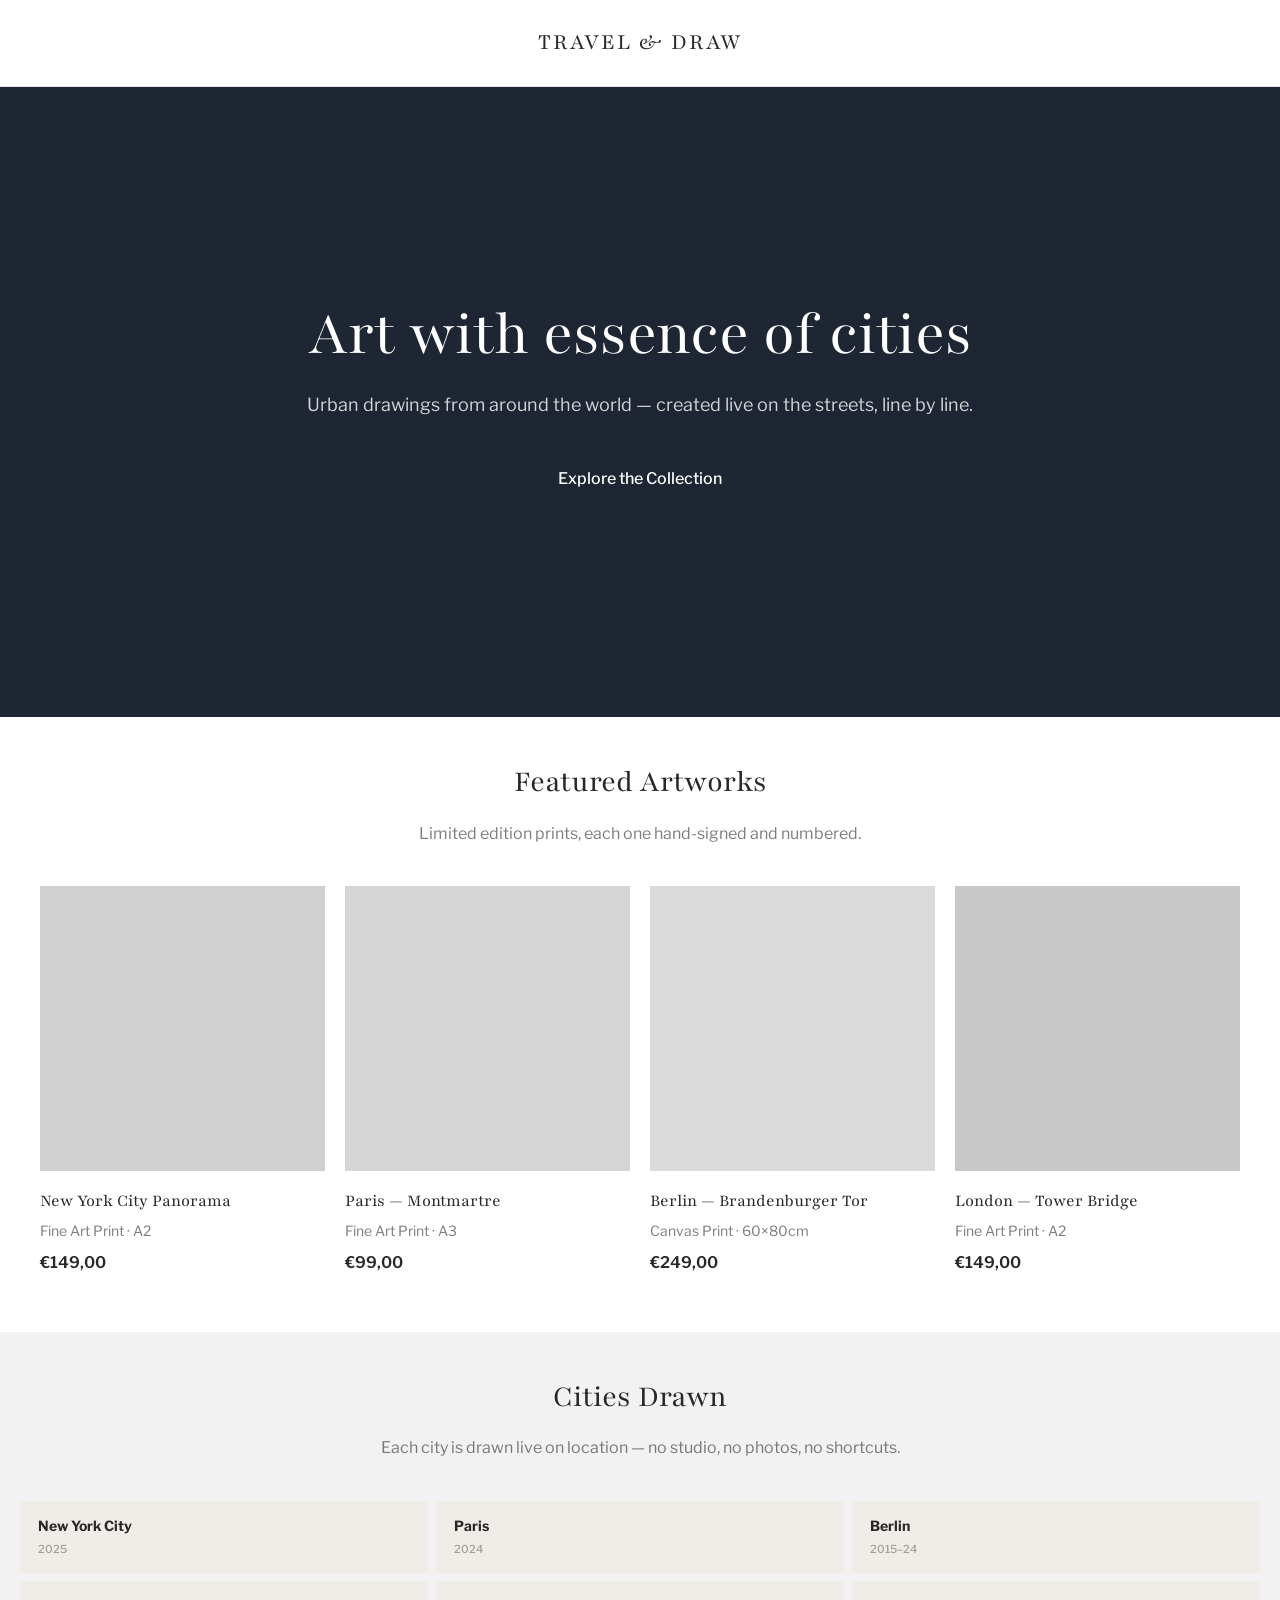
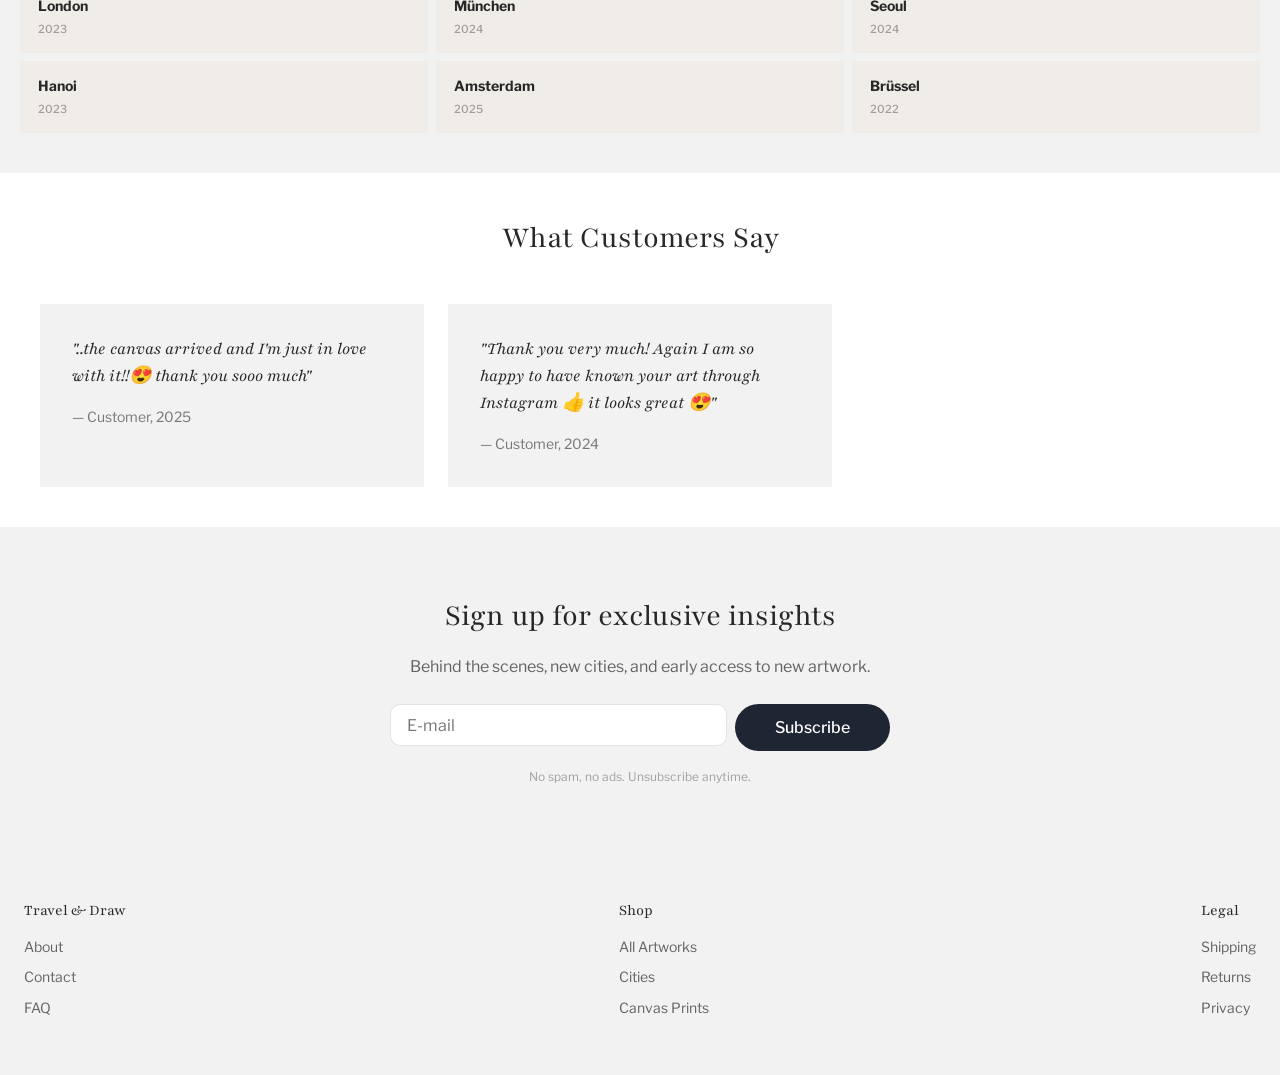
<file: examples/landing-page.html>
<!-- ============================================================
     Travel & Draw — Landing Page Example
     Complete landing page using the design system components
     ============================================================ -->
<!DOCTYPE html>
<html lang="de">
<head>
<meta charset="UTF-8">
<meta name="viewport" content="width=device-width, initial-scale=1.0">
<title>Travel & Draw — Design System Landing Demo</title>
<link rel="preconnect" href="https://fonts.googleapis.com">
<link rel="preconnect" href="https://fonts.gstatic.com" crossorigin>
<link href="https://fonts.googleapis.com/css2?family=Libre+Franklin:wght@400;500;600;700&family=Playfair:wght@400;700&display=swap" rel="stylesheet">
<link rel="stylesheet" href="../css/theme-tokens.css">
<style>
  /* === RESET === */
  *, *::before, *::after { box-sizing: border-box; margin: 0; padding: 0; }
  body { font-family: var(--font-body); color: rgb(var(--color-text-primary)); background: rgb(var(--color-background)); line-height: 1.6; }

  /* === CONTAINER === */
  .container { max-width: var(--container-max); margin: 0 auto; padding: 0 var(--container-gutter); }
  .container--narrow { max-width: var(--container-narrow); }
  .container--text { max-width: var(--container-rich-text); }

  /* === HEADER === */
  .site-header {
    position: sticky; top: 0; z-index: 100;
    background: rgba(var(--color-header-bg), var(--header-background-opacity));
    backdrop-filter: blur(var(--header-background-blur));
    padding: var(--header-padding-block) var(--container-gutter);
    border-bottom: 1px solid rgb(var(--color-border));
  }
  .site-header__inner {
    max-width: var(--container-max); margin: 0 auto;
    display: flex; align-items: center; justify-content: center;
  }
  .site-header__logo {
    font-family: var(--font-heading); font-weight: 400; font-size: 24px;
    color: rgb(var(--color-text-primary)); text-decoration: none;
    letter-spacing: 2px;
  }

  /* === HERO === */
  .hero {
    min-height: 70vh; display: flex; align-items: center; justify-content: center;
    background: rgb(var(--color-accent)); text-align: center; padding: 80px 24px;
    position: relative;
  }
  .hero__content { max-width: 800px; position: relative; z-index: 1; }
  .hero__heading {
    font-family: var(--font-heading); font-weight: 400; color: rgb(var(--color-text-light));
    font-size: clamp(36px, 8vw, 65px); line-height: 1.1; margin-bottom: 20px;
  }
  .hero__subtitle {
    font-size: 18px; color: rgba(255, 255, 255, 0.8); margin-bottom: 32px;
  }

  /* === BUTTONS (reuse from theme-tokens) === */
  .btn {
    display: inline-flex; align-items: center; justify-content: center;
    font-family: var(--font-body); font-size: 1rem; font-weight: 500;
    padding: 0.875rem 2.5rem; border-radius: var(--rounded-button);
    border: none; cursor: pointer; text-decoration: none;
    transition: opacity var(--transition-fast);
  }
  .btn--primary { background: rgb(var(--color-accent)); color: rgb(var(--color-text-light)); }
  .btn--primary:hover { opacity: 0.85; }
  .btn--secondary { background: transparent; color: rgb(var(--color-text-primary)); border: 1px solid rgb(var(--color-border)); }
  .btn--secondary:hover { background: rgb(var(--color-text-primary) / 0.03); }

  /* === SECTIONS === */
  .section { padding: var(--section-outer-spacing-block) var(--container-gutter); }
  .section--alt { background: rgb(var(--color-footer-bg)); }
  .section__heading {
    font-family: var(--font-heading); font-weight: 400; font-size: 2rem;
    text-align: center; margin-bottom: 0.75rem;
  }
  .section__subtitle { text-align: center; font-size: 1rem; color: rgb(var(--color-text-primary) / 0.6); margin-bottom: 2.5rem; max-width: 600px; margin-left: auto; margin-right: auto; }

  /* === PRODUCT GRID === */
  .product-grid { display: grid; grid-template-columns: repeat(auto-fill, minmax(280px, 1fr)); gap: var(--product-list-row-gap) var(--product-list-column-gap); }
  .product-card { background: rgb(var(--color-background)); transition: box-shadow var(--transition-base); }
  .product-card:hover { box-shadow: var(--shadow-md); }
  .product-card__image { width: 100%; aspect-ratio: 1; object-fit: cover; display: block; background: #e0e0e0; }
  .product-card__body { padding: 16px 0; }
  .product-card__title { font-family: var(--font-heading); font-weight: 400; font-size: 18px; margin-bottom: 4px; }
  .product-card__subtitle { font-size: 14px; color: rgb(var(--color-text-primary) / 0.6); margin-bottom: 8px; }
  .product-card__price { font-weight: 600; font-size: 16px; }

  /* === CITY GRID === */
  .city-grid { display: grid; grid-template-columns: repeat(3, 1fr); gap: 8px; }
  .city-tag { padding: 14px 18px; background: rgb(var(--color-tag-bg)); font-size: 14px; font-weight: 500; }
  .city-tag__name { font-weight: 700; }
  .city-tag__year { font-size: 11px; opacity: 0.4; margin-top: 4px; }
  @media (max-width: 600px) { .city-grid { grid-template-columns: repeat(2, 1fr); } }

  /* === NEWSLETTER === */
  .newsletter { background: rgb(var(--color-footer-bg)); padding: 64px 24px; text-align: center; }
  .newsletter__inner { max-width: 500px; margin: 0 auto; }
  .newsletter__heading { font-family: var(--font-heading); font-weight: 400; font-size: 2rem; margin-bottom: 0.75rem; }
  .newsletter__subtitle { font-size: 1rem; color: rgb(var(--color-text-primary) / 0.7); margin-bottom: 1.5rem; }
  .newsletter__form { display: flex; gap: 8px; }
  .newsletter__input { flex: 1; height: var(--input-height); padding: 0 var(--input-padding-inline); border-radius: var(--rounded-input); border: 1px solid rgb(var(--color-border)); font-family: var(--font-body); font-size: 1rem; outline: none; }
  .newsletter__input:focus { border-color: rgb(var(--color-accent)); }
  .newsletter__note { margin-top: 1rem; font-size: 0.75rem; color: rgb(var(--color-text-primary) / 0.4); }
  @media (max-width: 640px) { .newsletter__form { flex-direction: column; } }

  /* === TESTIMONIALS === */
  .testimonial-grid { display: grid; grid-template-columns: repeat(auto-fill, minmax(320px, 1fr)); gap: 24px; }
  .testimonial { background: rgb(var(--color-footer-bg)); padding: 32px; }
  .testimonial__quote { font-family: var(--font-heading); font-style: italic; font-size: 18px; line-height: 1.5; margin-bottom: 16px; }
  .testimonial__author { font-size: 14px; color: rgb(var(--color-text-primary) / 0.6); }

  /* === FOOTER === */
  .site-footer { background: rgb(var(--color-footer-bg)); padding: 48px 24px; font-size: 14px; }
  .site-footer__inner { max-width: var(--container-max); margin: 0 auto; display: flex; justify-content: space-between; flex-wrap: wrap; gap: 32px; }
  .site-footer__block h4 { font-family: var(--font-heading); font-weight: 400; font-size: 16px; margin-bottom: 12px; }
  .site-footer__block ul { list-style: none; }
  .site-footer__block li { margin-bottom: 8px; }
  .site-footer__block a { color: rgb(var(--color-text-primary)); text-decoration: none; opacity: 0.7; }
  .site-footer__block a:hover { opacity: 1; }

  /* === RESPONSIVE === */
  @media (max-width: 768px) { .product-grid { grid-template-columns: repeat(2, 1fr); } }
  @media (max-width: 480px) { .product-grid { grid-template-columns: 1fr; } }
</style>
</head>
<body>

<!-- HEADER -->
<header class="site-header">
  <div class="site-header__inner">
    <a href="/" class="site-header__logo">TRAVEL &amp; DRAW</a>
  </div>
</header>

<!-- HERO -->
<section class="hero">
  <div class="hero__content">
    <h1 class="hero__heading">Art with essence of cities</h1>
    <p class="hero__subtitle">Urban drawings from around the world — created live on the streets, line by line.</p>
    <a href="#" class="btn btn--primary">Explore the Collection</a>
  </div>
</section>

<!-- FEATURED PRODUCTS -->
<section class="section">
  <div class="container">
    <h2 class="section__heading">Featured Artworks</h2>
    <p class="section__subtitle">Limited edition prints, each one hand-signed and numbered.</p>
    <div class="product-grid">
      <div class="product-card">
        <div class="product-card__image" style="background:#d0d0d0;"></div>
        <div class="product-card__body">
          <h3 class="product-card__title">New York City Panorama</h3>
          <p class="product-card__subtitle">Fine Art Print · A2</p>
          <p class="product-card__price">€149,00</p>
        </div>
      </div>
      <div class="product-card">
        <div class="product-card__image" style="background:#d5d5d5;"></div>
        <div class="product-card__body">
          <h3 class="product-card__title">Paris — Montmartre</h3>
          <p class="product-card__subtitle">Fine Art Print · A3</p>
          <p class="product-card__price">€99,00</p>
        </div>
      </div>
      <div class="product-card">
        <div class="product-card__image" style="background:#dadada;"></div>
        <div class="product-card__body">
          <h3 class="product-card__title">Berlin — Brandenburger Tor</h3>
          <p class="product-card__subtitle">Canvas Print · 60×80cm</p>
          <p class="product-card__price">€249,00</p>
        </div>
      </div>
      <div class="product-card">
        <div class="product-card__image" style="background:#c8c8c8;"></div>
        <div class="product-card__body">
          <h3 class="product-card__title">London — Tower Bridge</h3>
          <p class="product-card__subtitle">Fine Art Print · A2</p>
          <p class="product-card__price">€149,00</p>
        </div>
      </div>
    </div>
  </div>
</section>

<!-- CITIES DRAWN -->
<section class="section section--alt">
  <div class="container--narrow" style="margin: 0 auto;">
    <h2 class="section__heading">Cities Drawn</h2>
    <p class="section__subtitle">Each city is drawn live on location — no studio, no photos, no shortcuts.</p>
    <div class="city-grid">
      <div class="city-tag"><div class="city-tag__name">New York City</div><div class="city-tag__year">2025</div></div>
      <div class="city-tag"><div class="city-tag__name">Paris</div><div class="city-tag__year">2024</div></div>
      <div class="city-tag"><div class="city-tag__name">Berlin</div><div class="city-tag__year">2015–24</div></div>
      <div class="city-tag"><div class="city-tag__name">London</div><div class="city-tag__year">2023</div></div>
      <div class="city-tag"><div class="city-tag__name">München</div><div class="city-tag__year">2024</div></div>
      <div class="city-tag"><div class="city-tag__name">Seoul</div><div class="city-tag__year">2024</div></div>
      <div class="city-tag"><div class="city-tag__name">Hanoi</div><div class="city-tag__year">2023</div></div>
      <div class="city-tag"><div class="city-tag__name">Amsterdam</div><div class="city-tag__year">2025</div></div>
      <div class="city-tag"><div class="city-tag__name">Brüssel</div><div class="city-tag__year">2022</div></div>
    </div>
  </div>
</section>

<!-- TESTIMONIALS -->
<section class="section">
  <div class="container">
    <h2 class="section__heading">What Customers Say</h2>
    <div class="testimonial-grid" style="margin-top: 2.5rem;">
      <div class="testimonial">
        <p class="testimonial__quote">"..the canvas arrived and I'm just in love with it!!😍 thank you sooo much"</p>
        <p class="testimonial__author">— Customer, 2025</p>
      </div>
      <div class="testimonial">
        <p class="testimonial__quote">"Thank you very much! Again I am so happy to have known your art through Instagram 👍 it looks great 😍"</p>
        <p class="testimonial__author">— Customer, 2024</p>
      </div>
    </div>
  </div>
</section>

<!-- NEWSLETTER -->
<section class="newsletter">
  <div class="newsletter__inner">
    <h2 class="newsletter__heading">Sign up for exclusive insights</h2>
    <p class="newsletter__subtitle">Behind the scenes, new cities, and early access to new artwork.</p>
    <form class="newsletter__form">
      <input type="email" class="newsletter__input" placeholder="E-mail" required>
      <button type="submit" class="btn btn--primary">Subscribe</button>
    </form>
    <p class="newsletter__note">No spam, no ads. Unsubscribe anytime.</p>
  </div>
</section>

<!-- FOOTER -->
<footer class="site-footer">
  <div class="site-footer__inner">
    <div class="site-footer__block">
      <h4>Travel &amp; Draw</h4>
      <ul>
        <li><a href="#">About</a></li>
        <li><a href="#">Contact</a></li>
        <li><a href="#">FAQ</a></li>
      </ul>
    </div>
    <div class="site-footer__block">
      <h4>Shop</h4>
      <ul>
        <li><a href="#">All Artworks</a></li>
        <li><a href="#">Cities</a></li>
        <li><a href="#">Canvas Prints</a></li>
      </ul>
    </div>
    <div class="site-footer__block">
      <h4>Legal</h4>
      <ul>
        <li><a href="#">Shipping</a></li>
        <li><a href="#">Returns</a></li>
        <li><a href="#">Privacy</a></li>
      </ul>
    </div>
  </div>
</footer>

</body>
</html>
</file>
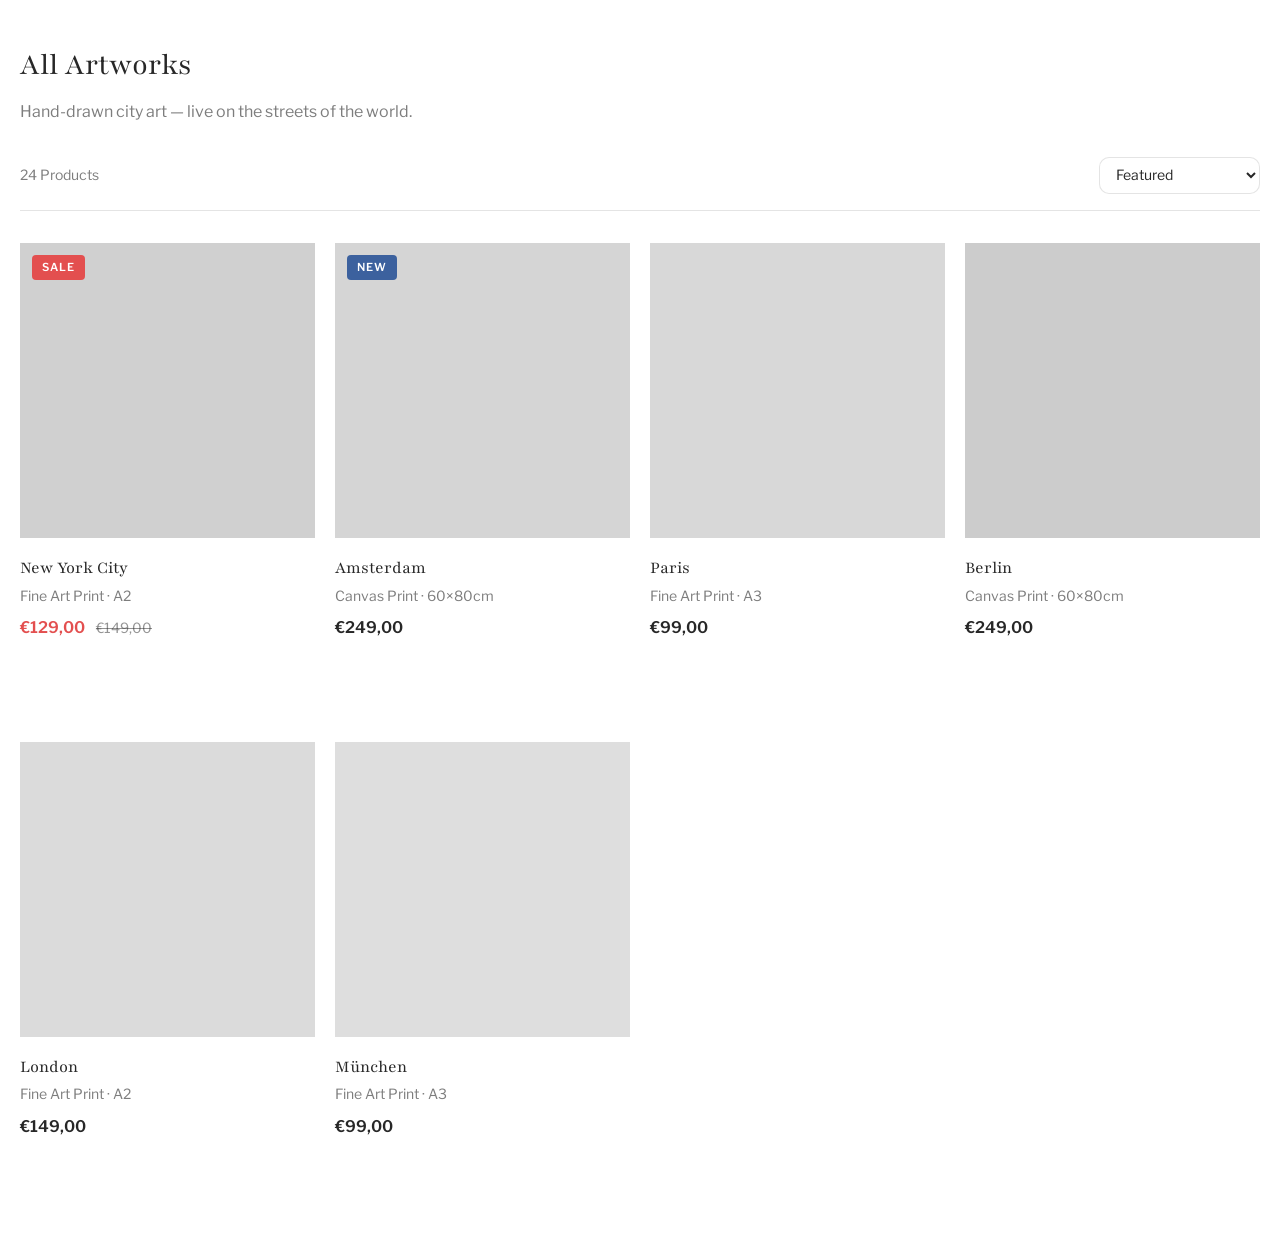
<file: examples/product-grid.html>
<!-- ============================================================
     Travel & Draw — Product Grid Example
     Standalone responsive product grid using the design system
     ============================================================ -->
<!DOCTYPE html>
<html lang="de">
<head>
<meta charset="UTF-8">
<meta name="viewport" content="width=device-width, initial-scale=1.0">
<title>Travel & Draw — Product Grid Example</title>
<link rel="preconnect" href="https://fonts.googleapis.com">
<link rel="preconnect" href="https://fonts.gstatic.com" crossorigin>
<link href="https://fonts.googleapis.com/css2?family=Libre+Franklin:wght@400;500;600;700&family=Playfair:wght@400;700&display=swap" rel="stylesheet">
<link rel="stylesheet" href="../css/theme-tokens.css">
<style>
  *, *::before, *::after { box-sizing: border-box; margin: 0; padding: 0; }
  body {
    font-family: var(--font-body);
    color: rgb(var(--color-text-primary));
    background: rgb(var(--color-background));
    line-height: 1.6;
  }

  .page { max-width: var(--container-max); margin: 0 auto; padding: 40px var(--container-gutter); }

  .page-title {
    font-family: var(--font-heading);
    font-weight: 400;
    font-size: 2rem;
    margin-bottom: 0.5rem;
  }

  .page-subtitle {
    font-size: 1rem;
    color: rgb(var(--color-text-primary) / 0.6);
    margin-bottom: 2rem;
  }

  /* Toolbar */
  .toolbar {
    display: flex; justify-content: space-between; align-items: center;
    flex-wrap: wrap; gap: 12px;
    margin-bottom: 2rem;
    padding-bottom: 1rem;
    border-bottom: 1px solid rgb(var(--color-border));
  }
  .toolbar__count { font-size: 14px; color: rgb(var(--color-text-primary) / 0.6); }
  .toolbar__sort { font-family: var(--font-body); font-size: 14px; padding: 8px 12px; border: 1px solid rgb(var(--color-border)); border-radius: var(--rounded-input); background: white; color: rgb(var(--color-text-primary)); }

  /* Product Grid */
  .product-grid {
    display: grid;
    grid-template-columns: repeat(auto-fill, minmax(280px, 1fr));
    gap: var(--product-list-row-gap) var(--product-list-column-gap);
  }

  .product-card {
    background: rgb(var(--color-background));
    transition: box-shadow var(--transition-base);
    position: relative;
  }
  .product-card:hover { box-shadow: var(--shadow-md); }

  .product-card__image-wrap {
    position: relative;
    overflow: hidden;
  }
  .product-card__image {
    width: 100%;
    aspect-ratio: 1;
    object-fit: cover;
    display: block;
    background: #e0e0e0;
  }

  .product-card__badge {
    position: absolute; top: 12px; left: 12px;
    font-size: 11px; font-weight: 600; text-transform: uppercase;
    letter-spacing: 1px; padding: 4px 10px; border-radius: var(--rounded-xs);
    color: white;
  }
  .badge--sale { background: rgb(var(--color-sale-badge)); }
  .badge--new { background: rgb(var(--color-primary-badge)); }

  .product-card__body { padding: 16px 0; }
  .product-card__city {
    font-family: var(--font-heading);
    font-weight: 400;
    font-size: 18px;
    margin-bottom: 2px;
  }
  .product-card__variant {
    font-size: 14px;
    color: rgb(var(--color-text-primary) / 0.6);
    margin-bottom: 8px;
  }
  .product-card__price {
    font-weight: 600;
    font-size: 16px;
  }
  .product-card__price--sale {
    color: rgb(var(--color-sale-badge));
  }
  .product-card__price--compare {
    text-decoration: line-through;
    font-weight: 400;
    font-size: 14px;
    color: rgb(var(--color-text-primary) / 0.5);
    margin-left: 8px;
  }

  .product-card__btn {
    display: block;
    width: 100%;
    margin-top: 12px;
    padding: 0.75rem;
    text-align: center;
    font-family: var(--font-body);
    font-size: 14px;
    font-weight: 500;
    background: rgb(var(--color-accent));
    color: rgb(var(--color-text-light));
    border: none;
    border-radius: var(--rounded-button);
    cursor: pointer;
    opacity: 0;
    transition: opacity var(--transition-fast);
  }
  .product-card:hover .product-card__btn { opacity: 1; }

  @media (max-width: 768px) {
    .product-grid { grid-template-columns: repeat(2, 1fr); }
  }
  @media (max-width: 480px) {
    .product-grid { grid-template-columns: 1fr; }
  }
</style>
</head>
<body>

<div class="page">
  <h1 class="page-title">All Artworks</h1>
  <p class="page-subtitle">Hand-drawn city art — live on the streets of the world.</p>

  <div class="toolbar">
    <span class="toolbar__count">24 Products</span>
    <select class="toolbar__sort">
      <option>Featured</option>
      <option>Newest</option>
      <option>Price: Low to High</option>
      <option>Price: High to Low</option>
    </select>
  </div>

  <div class="product-grid">
    <!-- Card 1: Sale -->
    <div class="product-card">
      <div class="product-card__image-wrap">
        <div class="product-card__image" style="background:#d0d0d0;"></div>
        <span class="product-card__badge badge--sale">Sale</span>
      </div>
      <div class="product-card__body">
        <h3 class="product-card__city">New York City</h3>
        <p class="product-card__variant">Fine Art Print · A2</p>
        <span class="product-card__price product-card__price--sale">€129,00</span>
        <span class="product-card__price--compare">€149,00</span>
        <button class="product-card__btn">Add to Cart</button>
      </div>
    </div>

    <!-- Card 2: New -->
    <div class="product-card">
      <div class="product-card__image-wrap">
        <div class="product-card__image" style="background:#d5d5d5;"></div>
        <span class="product-card__badge badge--new">New</span>
      </div>
      <div class="product-card__body">
        <h3 class="product-card__city">Amsterdam</h3>
        <p class="product-card__variant">Canvas Print · 60×80cm</p>
        <span class="product-card__price">€249,00</span>
        <button class="product-card__btn">Add to Cart</button>
      </div>
    </div>

    <!-- Card 3 -->
    <div class="product-card">
      <div class="product-card__image-wrap">
        <div class="product-card__image" style="background:#d8d8d8;"></div>
      </div>
      <div class="product-card__body">
        <h3 class="product-card__city">Paris</h3>
        <p class="product-card__variant">Fine Art Print · A3</p>
        <span class="product-card__price">€99,00</span>
        <button class="product-card__btn">Add to Cart</button>
      </div>
    </div>

    <!-- Card 4 -->
    <div class="product-card">
      <div class="product-card__image-wrap">
        <div class="product-card__image" style="background:#ccc;"></div>
      </div>
      <div class="product-card__body">
        <h3 class="product-card__city">Berlin</h3>
        <p class="product-card__variant">Canvas Print · 60×80cm</p>
        <span class="product-card__price">€249,00</span>
        <button class="product-card__btn">Add to Cart</button>
      </div>
    </div>

    <!-- Card 5 -->
    <div class="product-card">
      <div class="product-card__image-wrap">
        <div class="product-card__image" style="background:#dbdbdb;"></div>
      </div>
      <div class="product-card__body">
        <h3 class="product-card__city">London</h3>
        <p class="product-card__variant">Fine Art Print · A2</p>
        <span class="product-card__price">€149,00</span>
        <button class="product-card__btn">Add to Cart</button>
      </div>
    </div>

    <!-- Card 6 -->
    <div class="product-card">
      <div class="product-card__image-wrap">
        <div class="product-card__image" style="background:#dedede;"></div>
      </div>
      <div class="product-card__body">
        <h3 class="product-card__city">München</h3>
        <p class="product-card__variant">Fine Art Print · A3</p>
        <span class="product-card__price">€99,00</span>
        <button class="product-card__btn">Add to Cart</button>
      </div>
    </div>
  </div>
</div>

</body>
</html>
</file>
<file: css/theme-tokens.css>
/* ============================================================
   Travel & Draw — Theme Tokens (CSS Custom Properties)
   Extracted from Shopify Impact Theme v5
   ============================================================ */

:root {
  /* === COLORS === */

  /* Primary palette */
  --color-text-primary: 39 39 39;           /* #272727 — Body, headings */
  --color-text-light: 255 255 255;          /* #FFFFFF — Text on dark bg */
  --color-accent: 31 38 51;                 /* #1F2633 — Buttons, links */
  --color-background: 255 255 255;          /* #FFFFFF — Page, cards */
  --color-footer-bg: 242 242 242;           /* #F2F2F2 — Footer, alt sections */
  --color-header-bg: 255 255 255;           /* Header background */

  /* Functional */
  --color-error-text: 170 40 38;            /* #AA2826 */
  --color-error-bg: 245 229 229;            /* #F5E5E5 */
  --color-sale-badge: 227 79 79;            /* #E34F4F */
  --color-primary-badge: 60 97 158;         /* #3C619E */
  --color-border: var(--color-text-primary) / 0.12;

  /* Portfolio / Print supplement */
  --color-dark-cover: 17 17 17;             /* #111111 */
  --color-warm-paper: 245 240 235;          /* #F5F0EB */
  --color-tag-bg: 240 236 231;              /* #F0ECE7 */

  /* === TYPOGRAPHY === */

  --font-heading: 'Playfair', serif;
  --font-heading-weight: 400;
  --font-heading-style: normal;
  --font-heading-letter-spacing: 0;
  --font-heading-transform: none;

  --font-body: 'Libre Franklin', sans-serif;

  /* === SPACING === */

  --spacing-1: 0.25rem;   /* 4px */
  --spacing-2: 0.5rem;    /* 8px */
  --spacing-3: 0.75rem;   /* 12px */
  --spacing-4: 1rem;      /* 16px */
  --spacing-5: 1.25rem;   /* 20px */
  --spacing-6: 1.5rem;    /* 24px */
  --spacing-8: 2rem;      /* 32px */
  --spacing-9: 2.25rem;   /* 36px */
  --spacing-10: 2.5rem;   /* 40px */
  --spacing-12: 3rem;     /* 48px */

  /* === BORDER RADIUS === */

  --rounded-xs: 0.25rem;
  --rounded-sm: 0.5rem;
  --rounded: 0.625rem;
  --rounded-input: 0.625rem;
  --rounded-lg: 2rem;
  --rounded-button: 3.75rem;                /* Pill shape */
  --rounded-full: 9999px;

  /* === SHADOWS === */

  --shadow-sm: 0 2px 8px rgb(var(--color-text-primary) / 0.1);
  --shadow: 0 5px 15px rgb(var(--color-text-primary) / 0.1);
  --shadow-md: 0 5px 30px rgb(var(--color-text-primary) / 0.1);
  --shadow-block: 0 18px 50px rgb(var(--color-text-primary) / 0.1);

  /* === LAYOUT === */

  --container-max: 1800px;
  --container-narrow: 1550px;
  --container-rich-text: 650px;
  --container-press: 1000px;
  --grid-gutter: var(--spacing-5);
  --container-gutter: var(--spacing-5);

  /* === INPUTS === */

  --input-height: 2.625rem;
  --input-padding-inline: var(--spacing-4);
  --input-gap: var(--spacing-2);

  /* === HEADER === */

  --header-logo-width: 170px;
  --header-logo-height: 85px;
  --header-logo-width-mobile: 150px;
  --header-logo-height-mobile: 75px;
  --header-padding-block: var(--spacing-6);
  --header-background-blur: 14px;
  --header-background-opacity: 0.6;

  /* === PRODUCT GRID === */

  --product-list-column-gap: var(--grid-gutter);
  --product-list-row-gap: var(--spacing-8);

  /* === SECTION SPACING === */

  --section-outer-spacing-block: var(--spacing-10);
  --section-stack-spacing-block: var(--spacing-8);
  --section-inner-max-spacing-block: var(--spacing-9);

  /* === TRANSITIONS === */

  --transition-fast: 150ms ease;
  --transition-base: 250ms ease;
  --transition-slow: 400ms ease;
}
</file>
